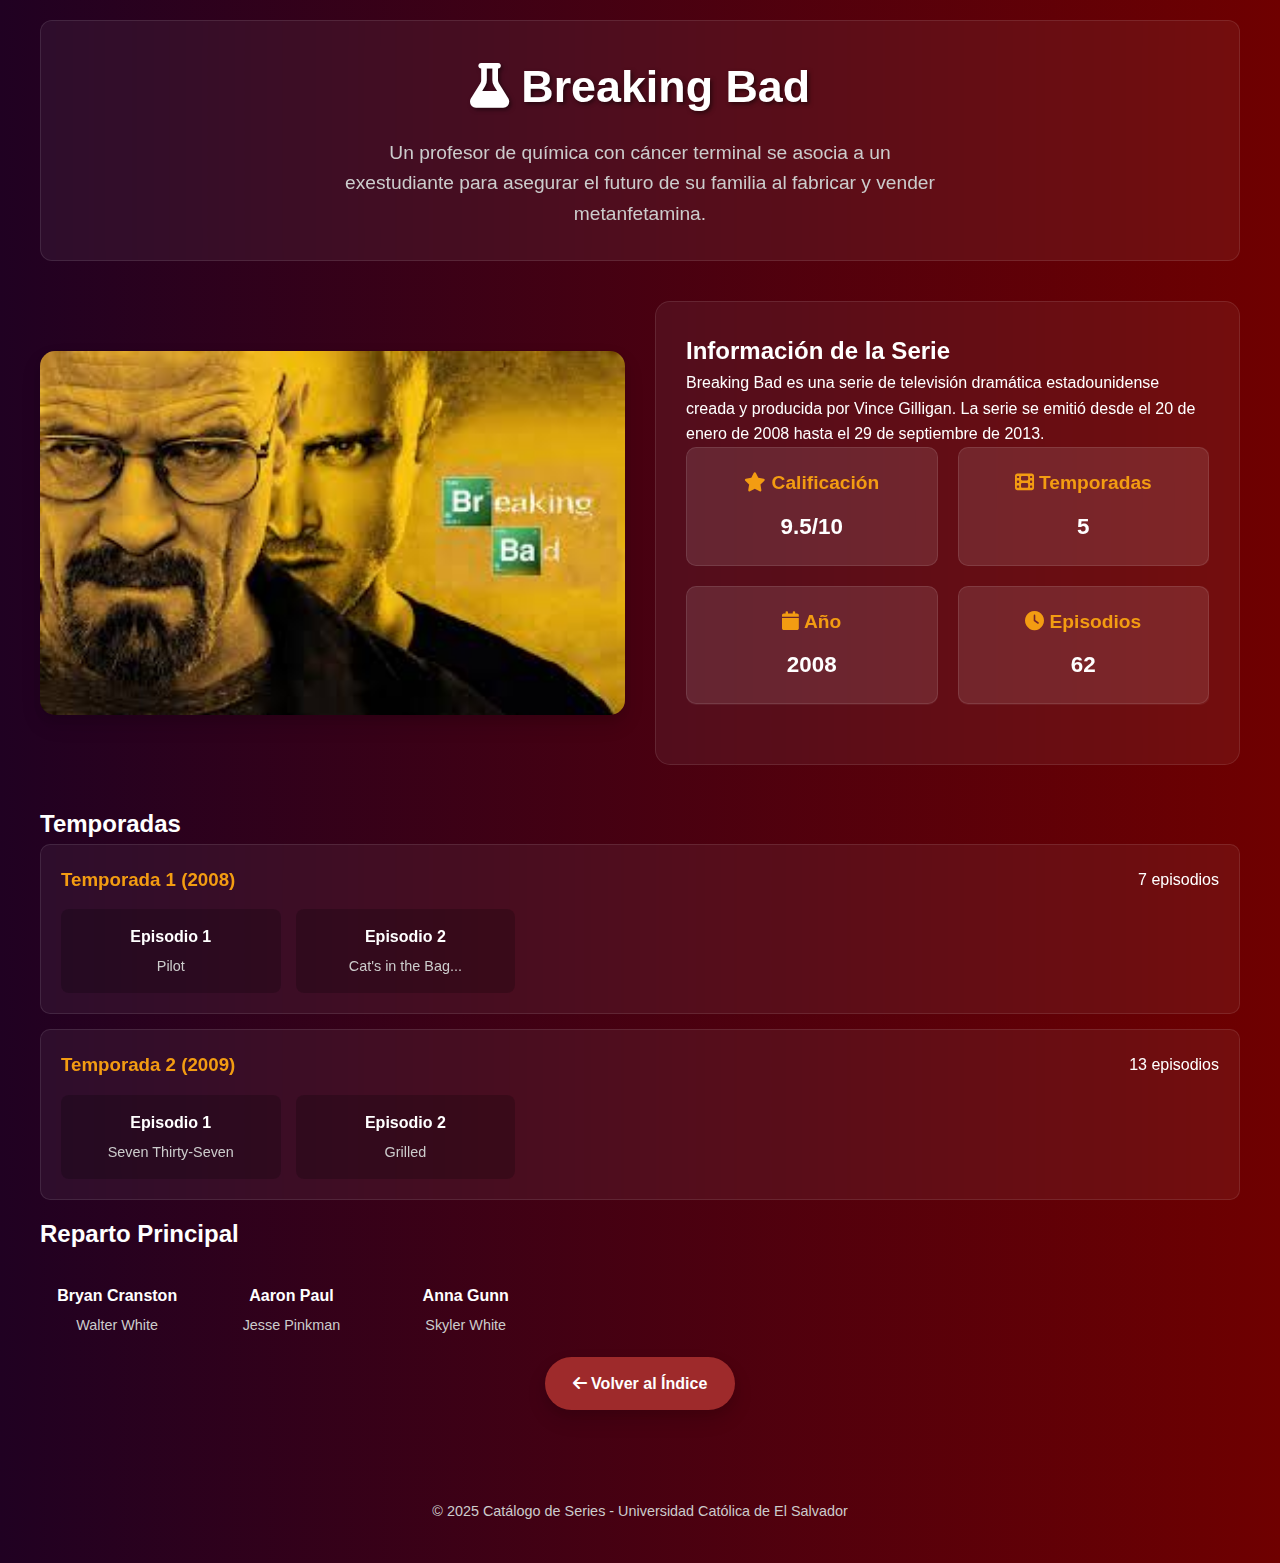
<file: paginas/breaking_bad.html>
<!DOCTYPE html>
<html lang="es">
<head>
    <meta charset="UTF-8">
    <meta name="viewport" content="width=device-width, initial-scale=1.0">
    <title>Breaking Bad - Detalles</title>
    <link rel="stylesheet" href="https://cdnjs.cloudflare.com/ajax/libs/font-awesome/6.4.0/css/all.min.css">
    <style>
        :root {
            --primary-color: #9e2a2b;
            --secondary-color: #2c3e50;
            --accent-color: #f39c12;
            --light-color: #ecf0f1;
            --dark-color: #2c3e50;
            --card-shadow: 0 10px 20px rgba(0, 0, 0, 0.12), 0 4px 8px rgba(0, 0, 0, 0.06);
            --transition: all 0.3s cubic-bezier(0.25, 0.8, 0.25, 1);
        }
        
        * {
            margin: 0;
            padding: 0;
            box-sizing: border-box;
        }
        
        body {
            font-family: 'Segoe UI', Tahoma, Geneva, Verdana, sans-serif;
            background: linear-gradient(to right, #200122, #6f0000);
            color: #fff;
            line-height: 1.6;
            min-height: 100vh;
            padding: 20px;
        }
        
        .container {
            max-width: 1200px;
            margin: 0 auto;
        }
        
        header {
            text-align: center;
            margin-bottom: 40px;
            padding: 30px;
            background: rgba(255, 255, 255, 0.05);
            border-radius: 12px;
            backdrop-filter: blur(10px);
            border: 1px solid rgba(255, 255, 255, 0.1);
        }
        
        h1 {
            color: #fff;
            font-size: 2.8rem;
            margin-bottom: 15px;
            text-shadow: 2px 2px 4px rgba(0, 0, 0, 0.5);
        }
        
        .subtitle {
            color: #ccc;
            font-size: 1.2rem;
            max-width: 600px;
            margin: 0 auto;
        }
        
        .hero {
            display: grid;
            grid-template-columns: 1fr 1fr;
            gap: 30px;
            margin-bottom: 40px;
            align-items: center;
        }
        
        .hero-image {
            border-radius: 15px;
            overflow: hidden;
            box-shadow: var(--card-shadow);
        }
        
        .hero-image img {
            width: 100%;
            height: auto;
            display: block;
        }
        
        .hero-info {
            background: rgba(255, 255, 255, 0.05);
            padding: 30px;
            border-radius: 15px;
            backdrop-filter: blur(10px);
            border: 1px solid rgba(255, 255, 255, 0.1);
        }
        
        .info-grid {
            display: grid;
            grid-template-columns: repeat(auto-fit, minmax(250px, 1fr));
            gap: 20px;
            margin-bottom: 30px;
        }
        
        .info-card {
            background: rgba(255, 255, 255, 0.05);
            padding: 20px;
            border-radius: 10px;
            text-align: center;
            backdrop-filter: blur(10px);
            border: 1px solid rgba(255, 255, 255, 0.1);
        }
        
        .info-card h3 {
            color: var(--accent-color);
            margin-bottom: 10px;
            font-size: 1.2rem;
        }
        
        .info-card p {
            color: #fff;
            font-size: 1.4rem;
            font-weight: bold;
        }
        
        .season-list {
            margin-top: 30px;
        }
        
        .season-item {
            background: rgba(255, 255, 255, 0.05);
            margin-bottom: 15px;
            padding: 20px;
            border-radius: 10px;
            backdrop-filter: blur(10px);
            border: 1px solid rgba(255, 255, 255, 0.1);
        }
        
        .season-header {
            display: flex;
            justify-content: space-between;
            align-items: center;
            margin-bottom: 15px;
        }
        
        .season-header h3 {
            color: var(--accent-color);
        }
        
        .season-content {
            display: grid;
            grid-template-columns: repeat(auto-fill, minmax(200px, 1fr));
            gap: 15px;
        }
        
        .episode-card {
            background: rgba(0, 0, 0, 0.2);
            padding: 15px;
            border-radius: 8px;
            text-align: center;
        }
        
        .episode-card h4 {
            color: #fff;
            margin-bottom: 5px;
        }
        
        .episode-card p {
            color: #ccc;
            font-size: 0.9rem;
        }
        
        .cast-grid {
            display: grid;
            grid-template-columns: repeat(auto-fill, minmax(150px, 1fr));
            gap: 20px;
            margin-top: 30px;
        }
        
        .cast-card {
            text-align: center;
        }
        
        .cast-image {
            width: 100px;
            height: 100px;
            border-radius: 50%;
            object-fit: cover;
            margin: 0 auto 10px;
            border: 3px solid var(--accent-color);
        }
        
        .cast-card h4 {
            color: #fff;
            margin-bottom: 5px;
        }
        
        .cast-card p {
            color: #ccc;
            font-size: 0.9rem;
        }
        
        .back-button {
            display: inline-block;
            padding: 14px 28px;
            background: var(--primary-color);
            color: white;
            text-decoration: none;
            border-radius: 50px;
            font-weight: bold;
            transition: var(--transition);
            box-shadow: var(--card-shadow);
            border: none;
            cursor: pointer;
            margin: 20px 0;
            text-align: center;
        }
        
        .back-button:hover {
            background: #7d2122;
            transform: translateY(-3px);
        }
        
        .footer {
            text-align: center;
            margin-top: 50px;
            color: #ccc;
            padding: 20px;
            font-size: 0.9rem;
        }
        
        @media (max-width: 768px) {
            .hero {
                grid-template-columns: 1fr;
            }
            
            h1 {
                font-size: 2.2rem;
            }
            
            .info-grid {
                grid-template-columns: 1fr;
            }
            
            .season-content {
                grid-template-columns: 1fr;
            }
            
            .cast-grid {
                grid-template-columns: repeat(2, 1fr);
            }
        }
    </style>
</head>
<body>
    <div class="container">
        <header>
            <h1><i class="fas fa-flask"></i> Breaking Bad</h1>
            <p class="subtitle">Un profesor de química con cáncer terminal se asocia a un exestudiante para asegurar el futuro de su familia al fabricar y vender metanfetamina.</p>
        </header>
        
        <div class="hero">
            <div class="hero-image">
                <img src="/media/images.jpg" alt="Breaking Bad">
            </div>
            <div class="hero-info">
                <h2>Información de la Serie</h2>
                <p>Breaking Bad es una serie de televisión dramática estadounidense creada y producida por Vince Gilligan. La serie se emitió desde el 20 de enero de 2008 hasta el 29 de septiembre de 2013.</p>
                
                <div class="info-grid">
                    <div class="info-card">
                        <h3><i class="fas fa-star"></i> Calificación</h3>
                        <p>9.5/10</p>
                    </div>
                    <div class="info-card">
                        <h3><i class="fas fa-film"></i> Temporadas</h3>
                        <p>5</p>
                    </div>
                    <div class="info-card">
                        <h3><i class="fas fa-calendar"></i> Año</h3>
                        <p>2008</p>
                    </div>
                    <div class="info-card">
                        <h3><i class="fas fa-clock"></i> Episodios</h3>
                        <p>62</p>
                    </div>
                </div>
            </div>
        </div>
        
        <div class="season-list">
            <h2>Temporadas</h2>
            
            <div class="season-item">
                <div class="season-header">
                    <h3>Temporada 1 (2008)</h3>
                    <span>7 episodios</span>
                </div>
                <div class="season-content">
                    <div class="episode-card">
                        <h4>Episodio 1</h4>
                        <p>Pilot</p>
                    </div>
                    <div class="episode-card">
                        <h4>Episodio 2</h4>
                        <p>Cat's in the Bag...</p>
                    </div>
                </div>
            </div>
            
            <div class="season-item">
                <div class="season-header">
                    <h3>Temporada 2 (2009)</h3>
                    <span>13 episodios</span>
                </div>
                <div class="season-content">
                    <div class="episode-card">
                        <h4>Episodio 1</h4>
                        <p>Seven Thirty-Seven</p>
                    </div>
                    <div class="episode-card">
                        <h4>Episodio 2</h4>
                        <p>Grilled</p>
                    </div>
                </div>
            </div>
        </div>
        
        <div class="cast">
            <h2>Reparto Principal</h2>
            <div class="cast-grid">
                <div class="cast-card">
                    <h4>Bryan Cranston</h4>
                    <p>Walter White</p>
                </div>
                <div class="cast-card">
                    <h4>Aaron Paul</h4>
                    <p>Jesse Pinkman</p>
                </div>
                <div class="cast-card">
                    <h4>Anna Gunn</h4>
                    <p>Skyler White</p>
                </div>
            </div>
        </div>
        
        <div style="text-align: center;">
            <a href="indice.html" class="back-button"><i class="fas fa-arrow-left"></i> Volver al Índice</a>
        </div>
        
        <div class="footer">
            <p>© 2025 Catálogo de Series - Universidad Católica de El Salvador</p>
        </div>
    </div>
</body>
</html>
</file>
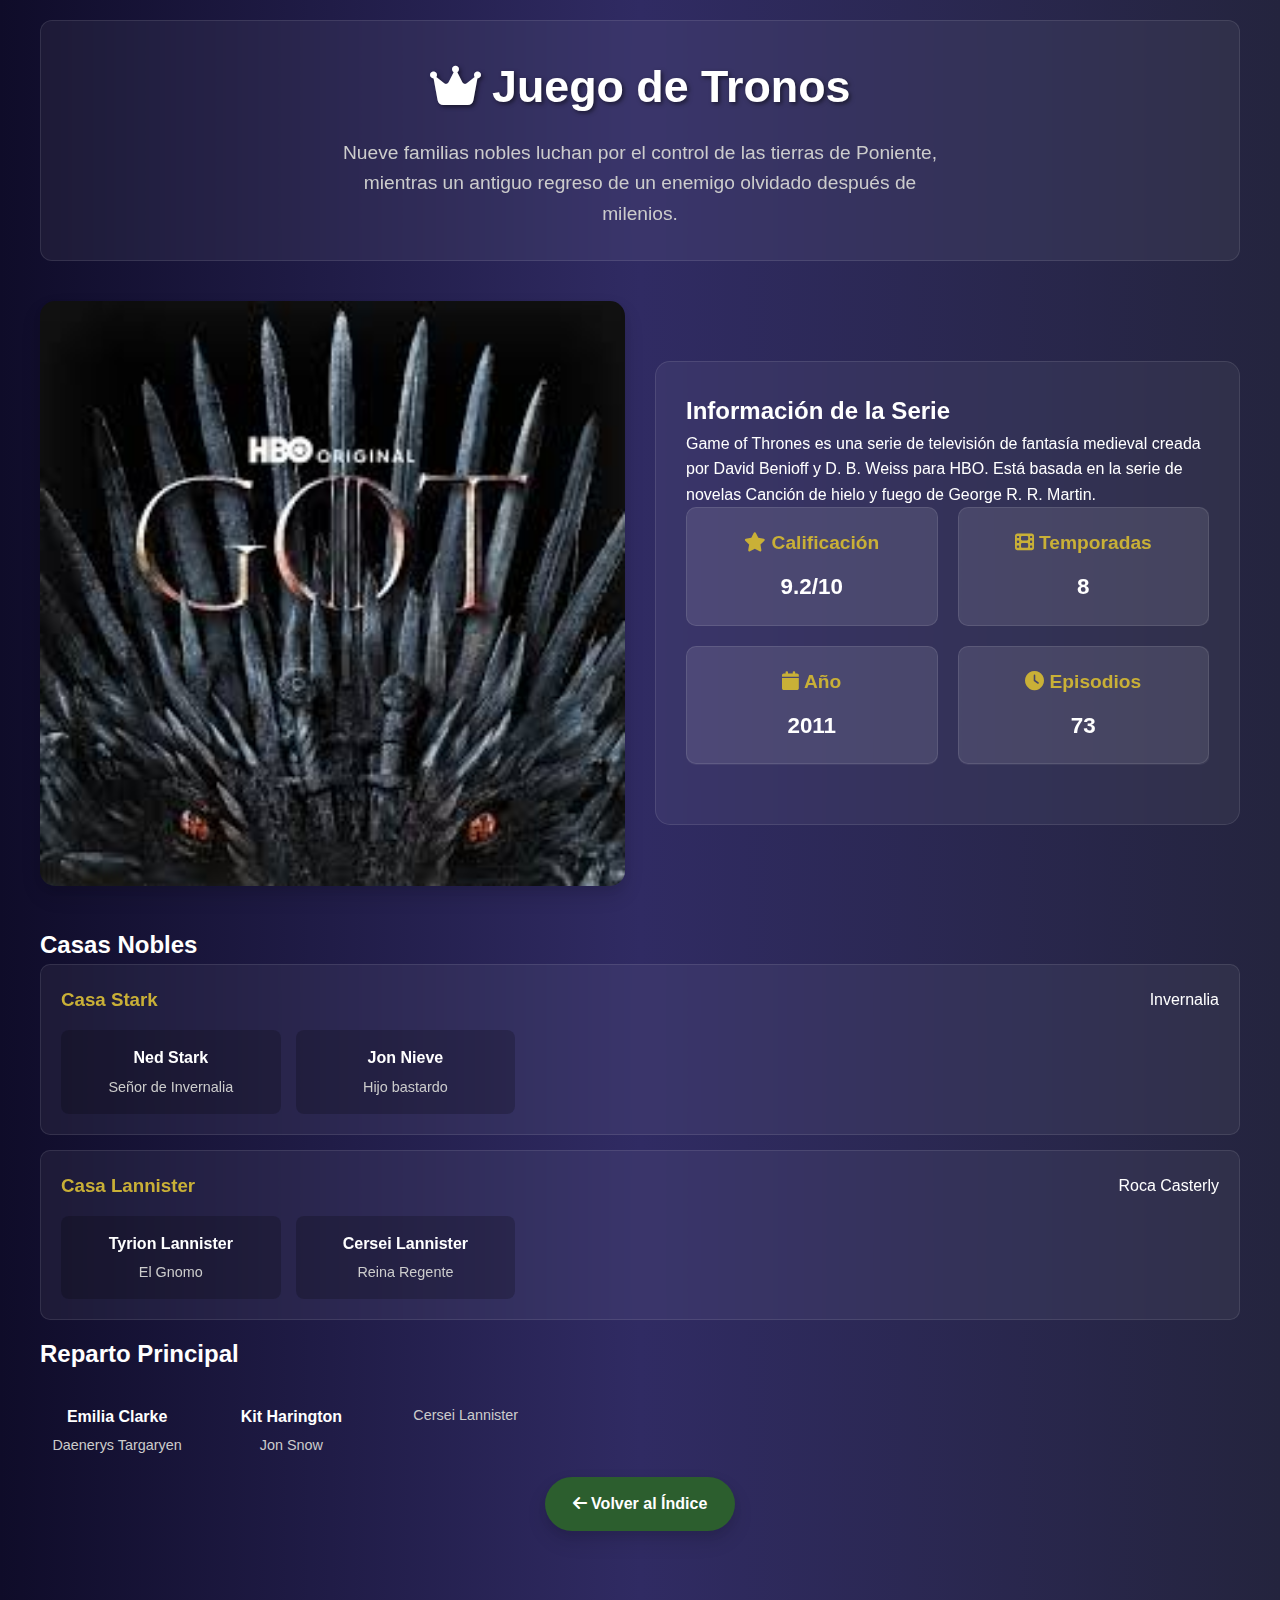
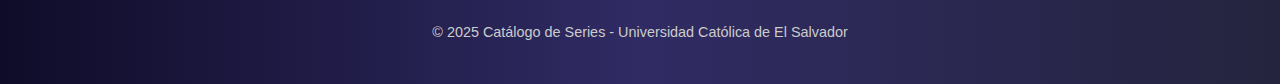
<file: paginas/game_of_thrones.html>
<!DOCTYPE html>
<html lang="es">
<head>
    <meta charset="UTF-8">
    <meta name="viewport" content="width=device-width, initial-scale=1.0">
    <title>Juego de Tronos - Detalles</title>
    <link rel="stylesheet" href="https://cdnjs.cloudflare.com/ajax/libs/font-awesome/6.4.0/css/all.min.css">
    <style>
        :root {
            --primary-color: #2c5e2e;
            --secondary-color: #2c3e50;
            --accent-color: #c9b037;
            --light-color: #ecf0f1;
            --dark-color: #2c3e50;
            --card-shadow: 0 10px 20px rgba(0, 0, 0, 0.12), 0 4px 8px rgba(0, 0, 0, 0.06);
            --transition: all 0.3s cubic-bezier(0.25, 0.8, 0.25, 1);
        }
        
        * {
            margin: 0;
            padding: 0;
            box-sizing: border-box;
        }
        
        body {
            font-family: 'Segoe UI', Tahoma, Geneva, Verdana, sans-serif;
            background: linear-gradient(to right, #0f0c29, #302b63, #24243e);
            color: #fff;
            line-height: 1.6;
            min-height: 100vh;
            padding: 20px;
        }
        
        .container {
            max-width: 1200px;
            margin: 0 auto;
        }
        
        header {
            text-align: center;
            margin-bottom: 40px;
            padding: 30px;
            background: rgba(255, 255, 255, 0.05);
            border-radius: 12px;
            backdrop-filter: blur(10px);
            border: 1px solid rgba(255, 255, 255, 0.1);
        }
        
        h1 {
            color: #fff;
            font-size: 2.8rem;
            margin-bottom: 15px;
            text-shadow: 2px 2px 4px rgba(0, 0, 0, 0.5);
        }
        
        .subtitle {
            color: #ccc;
            font-size: 1.2rem;
            max-width: 600px;
            margin: 0 auto;
        }
        
        .hero {
            display: grid;
            grid-template-columns: 1fr 1fr;
            gap: 30px;
            margin-bottom: 40px;
            align-items: center;
        }
        
        .hero-image {
            border-radius: 15px;
            overflow: hidden;
            box-shadow: var(--card-shadow);
        }
        
        .hero-image img {
            width: 100%;
            height: auto;
            display: block;
        }
        
        .hero-info {
            background: rgba(255, 255, 255, 0.05);
            padding: 30px;
            border-radius: 15px;
            backdrop-filter: blur(10px);
            border: 1px solid rgba(255, 255, 255, 0.1);
        }
        
        .info-grid {
            display: grid;
            grid-template-columns: repeat(auto-fit, minmax(250px, 1fr));
            gap: 20px;
            margin-bottom: 30px;
        }
        
        .info-card {
            background: rgba(255, 255, 255, 0.05);
            padding: 20px;
            border-radius: 10px;
            text-align: center;
            backdrop-filter: blur(10px);
            border: 1px solid rgba(255, 255, 255, 0.1);
        }
        
        .info-card h3 {
            color: var(--accent-color);
            margin-bottom: 10px;
            font-size: 1.2rem;
        }
        
        .info-card p {
            color: #fff;
            font-size: 1.4rem;
            font-weight: bold;
        }
        
        .house-list {
            margin-top: 30px;
        }
        
        .house-item {
            background: rgba(255, 255, 255, 0.05);
            margin-bottom: 15px;
            padding: 20px;
            border-radius: 10px;
            backdrop-filter: blur(10px);
            border: 1px solid rgba(255, 255, 255, 0.1);
        }
        
        .house-header {
            display: flex;
            justify-content: space-between;
            align-items: center;
            margin-bottom: 15px;
        }
        
        .house-header h3 {
            color: var(--accent-color);
        }
        
        .house-content {
            display: grid;
            grid-template-columns: repeat(auto-fill, minmax(200px, 1fr));
            gap: 15px;
        }
        
        .character-card {
            background: rgba(0, 0, 0, 0.2);
            padding: 15px;
            border-radius: 8px;
            text-align: center;
        }
        
        .character-card h4 {
            color: #fff;
            margin-bottom: 5px;
        }
        
        .character-card p {
            color: #ccc;
            font-size: 0.9rem;
        }
        
        .cast-grid {
            display: grid;
            grid-template-columns: repeat(auto-fill, minmax(150px, 1fr));
            gap: 20px;
            margin-top: 30px;
        }
        
        .cast-card {
            text-align: center;
        }
        
        .cast-image {
            width: 100px;
            height: 100px;
            border-radius: 50%;
            object-fit: cover;
            margin: 0 auto 10px;
            border: 3px solid var(--accent-color);
        }
        
        .cast-card h4 {
            color: #fff;
            margin-bottom: 5px;
        }
        
        .cast-card p {
            color: #ccc;
            font-size: 0.9rem;
        }
        
        .back-button {
            display: inline-block;
            padding: 14px 28px;
            background: var(--primary-color);
            color: white;
            text-decoration: none;
            border-radius: 50px;
            font-weight: bold;
            transition: var(--transition);
            box-shadow: var(--card-shadow);
            border: none;
            cursor: pointer;
            margin: 20px 0;
            text-align: center;
        }
        
        .back-button:hover {
            background: #214723;
            transform: translateY(-3px);
        }
        
        .footer {
            text-align: center;
            margin-top: 50px;
            color: #ccc;
            padding: 20px;
            font-size: 0.9rem;
        }
        
        @media (max-width: 768px) {
            .hero {
                grid-template-columns: 1fr;
            }
            
            h1 {
                font-size: 2.2rem;
            }
            
            .info-grid {
                grid-template-columns: 1fr;
            }
            
            .house-content {
                grid-template-columns: 1fr;
            }
            
            .cast-grid {
                grid-template-columns: repeat(2, 1fr);
            }
        }
    </style>
</head>
<body>
    <div class="container">
        <header>
            <h1><i class="fas fa-crown"></i> Juego de Tronos</h1>
            <p class="subtitle">Nueve familias nobles luchan por el control de las tierras de Poniente, mientras un antiguo regreso de un enemigo olvidado después de milenios.</p>
        </header>
        
        <div class="hero">
            <div class="hero-image">
                <img src="/media/images (1).jpg" alt="Juego de Tronos">
            </div>
            <div class="hero-info">
                <h2>Información de la Serie</h2>
                <p>Game of Thrones es una serie de televisión de fantasía medieval creada por David Benioff y D. B. Weiss para HBO. Está basada en la serie de novelas Canción de hielo y fuego de George R. R. Martin.</p>
                
                <div class="info-grid">
                    <div class="info-card">
                        <h3><i class="fas fa-star"></i> Calificación</h3>
                        <p>9.2/10</p>
                    </div>
                    <div class="info-card">
                        <h3><i class="fas fa-film"></i> Temporadas</h3>
                        <p>8</p>
                    </div>
                    <div class="info-card">
                        <h3><i class="fas fa-calendar"></i> Año</h3>
                        <p>2011</p>
                    </div>
                    <div class="info-card">
                        <h3><i class="fas fa-clock"></i> Episodios</h3>
                        <p>73</p>
                    </div>
                </div>
            </div>
        </div>
        
        <div class="house-list">
            <h2>Casas Nobles</h2>
            
            <div class="house-item">
                <div class="house-header">
                    <h3>Casa Stark</h3>
                    <span>Invernalia</span>
                </div>
                <div class="house-content">
                    <div class="character-card">
                        <h4>Ned Stark</h4>
                        <p>Señor de Invernalia</p>
                    </div>
                    <div class="character-card">
                        <h4>Jon Nieve</h4>
                        <p>Hijo bastardo</p>
                    </div>
                </div>
            </div>
            
            <div class="house-item">
                <div class="house-header">
                    <h3>Casa Lannister</h3>
                    <span>Roca Casterly</span>
                </div>
                <div class="house-content">
                    <div class="character-card">
                        <h4>Tyrion Lannister</h4>
                        <p>El Gnomo</p>
                    </div>
                    <div class="character-card">
                        <h4>Cersei Lannister</h4>
                        <p>Reina Regente</p>
                    </div>
                </div>
            </div>
        </div>
        
        <div class="cast">
            <h2>Reparto Principal</h2>
            <div class="cast-grid">
                <div class="cast-card">
                    <h4>Emilia Clarke</h4>
                    <p>Daenerys Targaryen</p>
                </div>
                <div class="cast-card">
                    <h4>Kit Harington</h4>
                    <p>Jon Snow</p>
                </div>
                <div class="cast-card">
                    <p>Cersei Lannister</p>
                </div>
            </div>
        </div>
        
        <div style="text-align: center;">
            <a href="indice.html" class="back-button"><i class="fas fa-arrow-left"></i> Volver al Índice</a>
        </div>
        
        <div class="footer">
            <p>© 2025 Catálogo de Series - Universidad Católica de El Salvador</p>
        </div>
    </div>
</body>
</html>
</file>
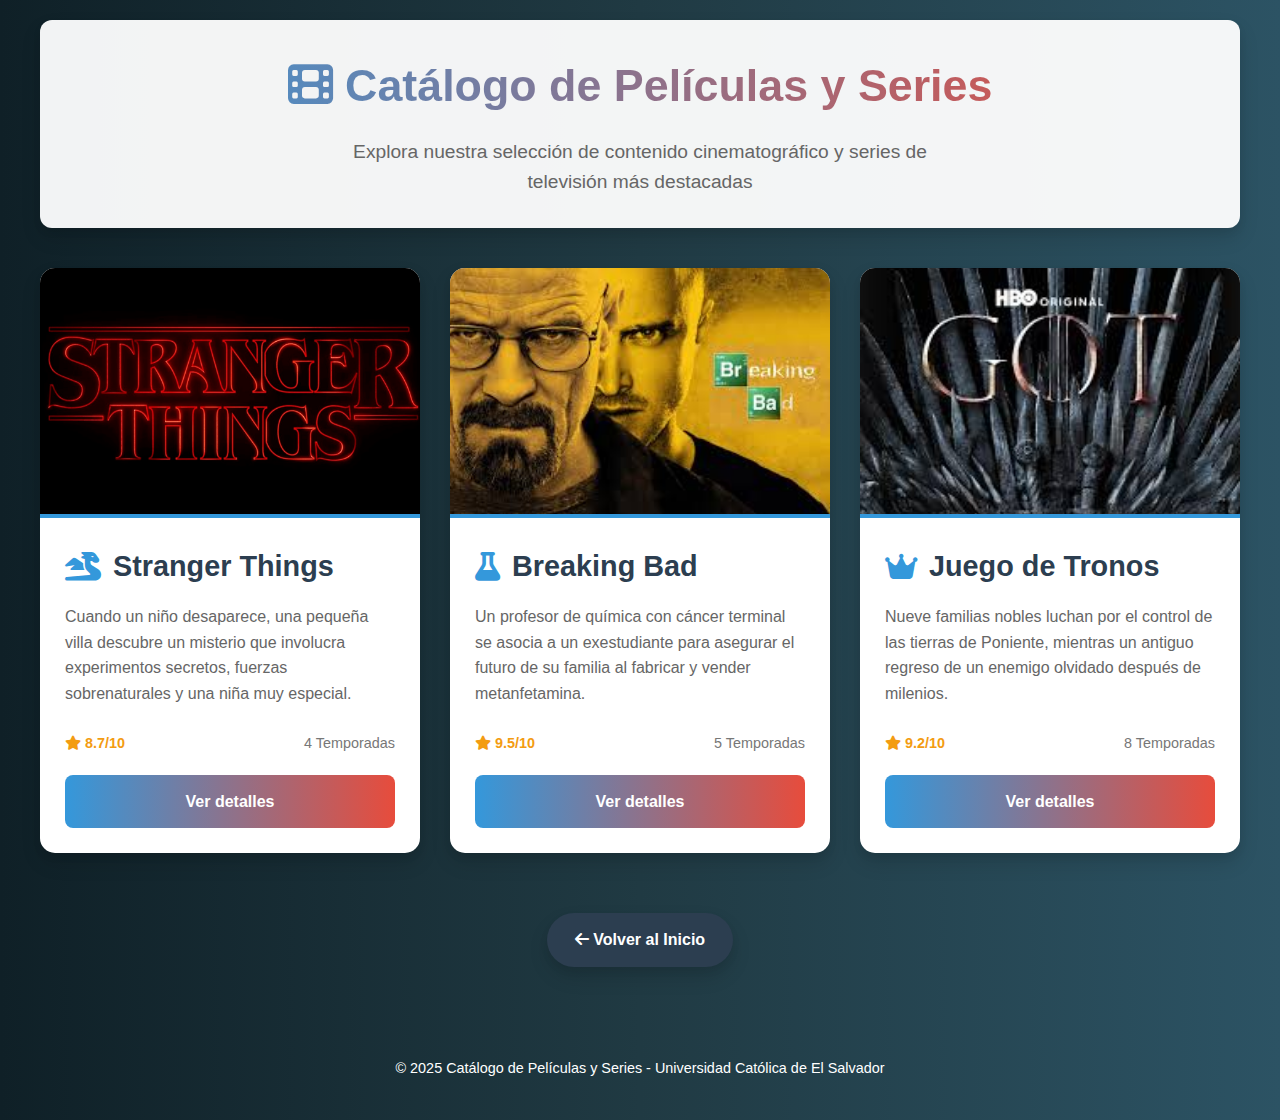
<file: paginas/indice.html>
<!DOCTYPE html>
<html lang="es">
<head>
    <meta charset="UTF-8">
    <meta name="viewport" content="width=device-width, initial-scale=1.0">
    <title>Índice de Películas y Series</title>
    <link rel="stylesheet" href="https://cdnjs.cloudflare.com/ajax/libs/font-awesome/6.4.0/css/all.min.css">
    <style>
        :root {
            --primary-color: #3498db;
            --secondary-color: #2c3e50;
            --accent-color: #e74c3c;
            --light-color: #ecf0f1;
            --dark-color: #2c3e50;
            --card-shadow: 0 10px 20px rgba(0, 0, 0, 0.12), 0 4px 8px rgba(0, 0, 0, 0.06);
            --transition: all 0.3s cubic-bezier(0.25, 0.8, 0.25, 1);
        }
        
        * {
            margin: 0;
            padding: 0;
            box-sizing: border-box;
        }
        
        body {
            font-family: 'Segoe UI', Tahoma, Geneva, Verdana, sans-serif;
            background: linear-gradient(to right, #0f2027, #203a43, #2c5364);
            color: #333;
            line-height: 1.6;
            min-height: 100vh;
            padding: 20px;
        }
        
        .container {
            max-width: 1200px;
            margin: 0 auto;
        }
        
        header {
            text-align: center;
            margin-bottom: 40px;
            padding: 30px;
            background: rgba(255, 255, 255, 0.95);
            border-radius: 12px;
            box-shadow: var(--card-shadow);
        }
        
        h1 {
            color: var(--secondary-color);
            font-size: 2.8rem;
            margin-bottom: 15px;
            background: linear-gradient(to right, var(--primary-color), var(--accent-color));
            -webkit-background-clip: text;
            -webkit-text-fill-color: transparent;
        }
        
        .subtitle {
            color: #666;
            font-size: 1.2rem;
            max-width: 600px;
            margin: 0 auto;
        }
        
        .media-grid {
            display: grid;
            grid-template-columns: repeat(auto-fit, minmax(350px, 1fr));
            gap: 30px;
            margin-bottom: 40px;
        }
        
        .media-card {
            background: white;
            border-radius: 15px;
            overflow: hidden;
            box-shadow: var(--card-shadow);
            transition: var(--transition);
            display: flex;
            flex-direction: column;
        }
        
        .media-card:hover {
            transform: translateY(-10px);
            box-shadow: 0 15px 30px rgba(0, 0, 0, 0.2);
        }
        
        .media-image {
            width: 100%;
            height: 250px;
            object-fit: cover;
            border-bottom: 4px solid var(--primary-color);
        }
        
        .media-content {
            padding: 25px;
            flex-grow: 1;
            display: flex;
            flex-direction: column;
        }
        
        .media-title {
            font-size: 1.8rem;
            color: var(--secondary-color);
            margin-bottom: 15px;
            display: flex;
            align-items: center;
        }
        
        .media-title i {
            margin-right: 12px;
            color: var(--primary-color);
        }
        
        .media-description {
            color: #666;
            margin-bottom: 25px;
            line-height: 1.6;
            flex-grow: 1;
        }
        
        .media-meta {
            display: flex;
            justify-content: space-between;
            margin-bottom: 20px;
            color: #777;
            font-size: 0.9rem;
        }
        
        .rating {
            color: #f39c12;
            font-weight: bold;
        }
        
        .media-link {
            display: block;
            text-align: center;
            padding: 14px;
            background: linear-gradient(to right, var(--primary-color), var(--accent-color));
            color: white;
            text-decoration: none;
            border-radius: 8px;
            font-weight: 600;
            transition: var(--transition);
            margin-top: auto;
        }
        
        .media-link:hover {
            opacity: 0.9;
            transform: scale(1.02);
        }
        
        .back-button {
            display: inline-block;
            padding: 14px 28px;
            background: var(--secondary-color);
            color: white;
            text-decoration: none;
            border-radius: 50px;
            font-weight: bold;
            transition: var(--transition);
            box-shadow: var(--card-shadow);
            border: none;
            cursor: pointer;
            margin: 20px 0;
            text-align: center;
        }
        
        .back-button:hover {
            background: var(--dark-color);
            transform: translateY(-3px);
        }
        
        .footer {
            text-align: center;
            margin-top: 50px;
            color: white;
            padding: 20px;
            font-size: 0.9rem;
        }
        
        @media (max-width: 768px) {
            .media-grid {
                grid-template-columns: 1fr;
            }
            
            h1 {
                font-size: 2.2rem;
            }
            
            .media-card {
                max-width: 400px;
                margin: 0 auto;
            }
        }
    </style>
</head>
<body>
    <div class="container">
        <header>
            <h1><i class="fas fa-film"></i> Catálogo de Películas y Series</h1>
            <p class="subtitle">Explora nuestra selección de contenido cinematográfico y series de televisión más destacadas</p>
        </header>
        
        <div class="media-grid">
            <div class="media-card">
                <img src="/media/Stranger_Things_logo.png" alt="Stranger Things" class="media-image">
                <div class="media-content">
                    <h3 class="media-title"><i class="fas fa-dragon"></i> Stranger Things</h3>
                    <p class="media-description">Cuando un niño desaparece, una pequeña villa descubre un misterio que involucra experimentos secretos, fuerzas sobrenaturales y una niña muy especial.</p>
                    <div class="media-meta">
                        <span class="rating"><i class="fas fa-star"></i> 8.7/10</span>
                        <span>4 Temporadas</span>
                    </div>
                    <a href="stranger_things.html" class="media-link">Ver detalles</a>
                </div>
            </div>
            
            <div class="media-card">
                <img src="/media/images.jpg" alt="Breaking Bad" class="media-image">
                <div class="media-content">
                    <h3 class="media-title"><i class="fas fa-flask"></i> Breaking Bad</h3>
                    <p class="media-description">Un profesor de química con cáncer terminal se asocia a un exestudiante para asegurar el futuro de su familia al fabricar y vender metanfetamina.</p>
                    <div class="media-meta">
                        <span class="rating"><i class="fas fa-star"></i> 9.5/10</span>
                        <span>5 Temporadas</span>
                    </div>
                    <a href="breaking_bad.html" class="media-link">Ver detalles</a>
                </div>
            </div>
            
            <div class="media-card">
                <img src="/media/images (1).jpg" alt="Game of Thrones" class="media-image">
                <div class="media-content">
                    <h3 class="media-title"><i class="fas fa-crown"></i> Juego de Tronos</h3>
                    <p class="media-description">Nueve familias nobles luchan por el control de las tierras de Poniente, mientras un antiguo regreso de un enemigo olvidado después de milenios.</p>
                    <div class="media-meta">
                        <span class="rating"><i class="fas fa-star"></i> 9.2/10</span>
                        <span>8 Temporadas</span>
                    </div>
                    <a href="game_of_thrones.html" class="media-link">Ver detalles</a>
                </div>
            </div>
        </div>
        
        <div style="text-align: center;">
            <a href="/index.html" class="back-button"><i class="fas fa-arrow-left"></i> Volver al Inicio</a>
        </div>
        
        <div class="footer">
            <p>© 2025 Catálogo de Películas y Series - Universidad Católica de El Salvador</p>
        </div>
    </div>
</body>
</html>
</file>
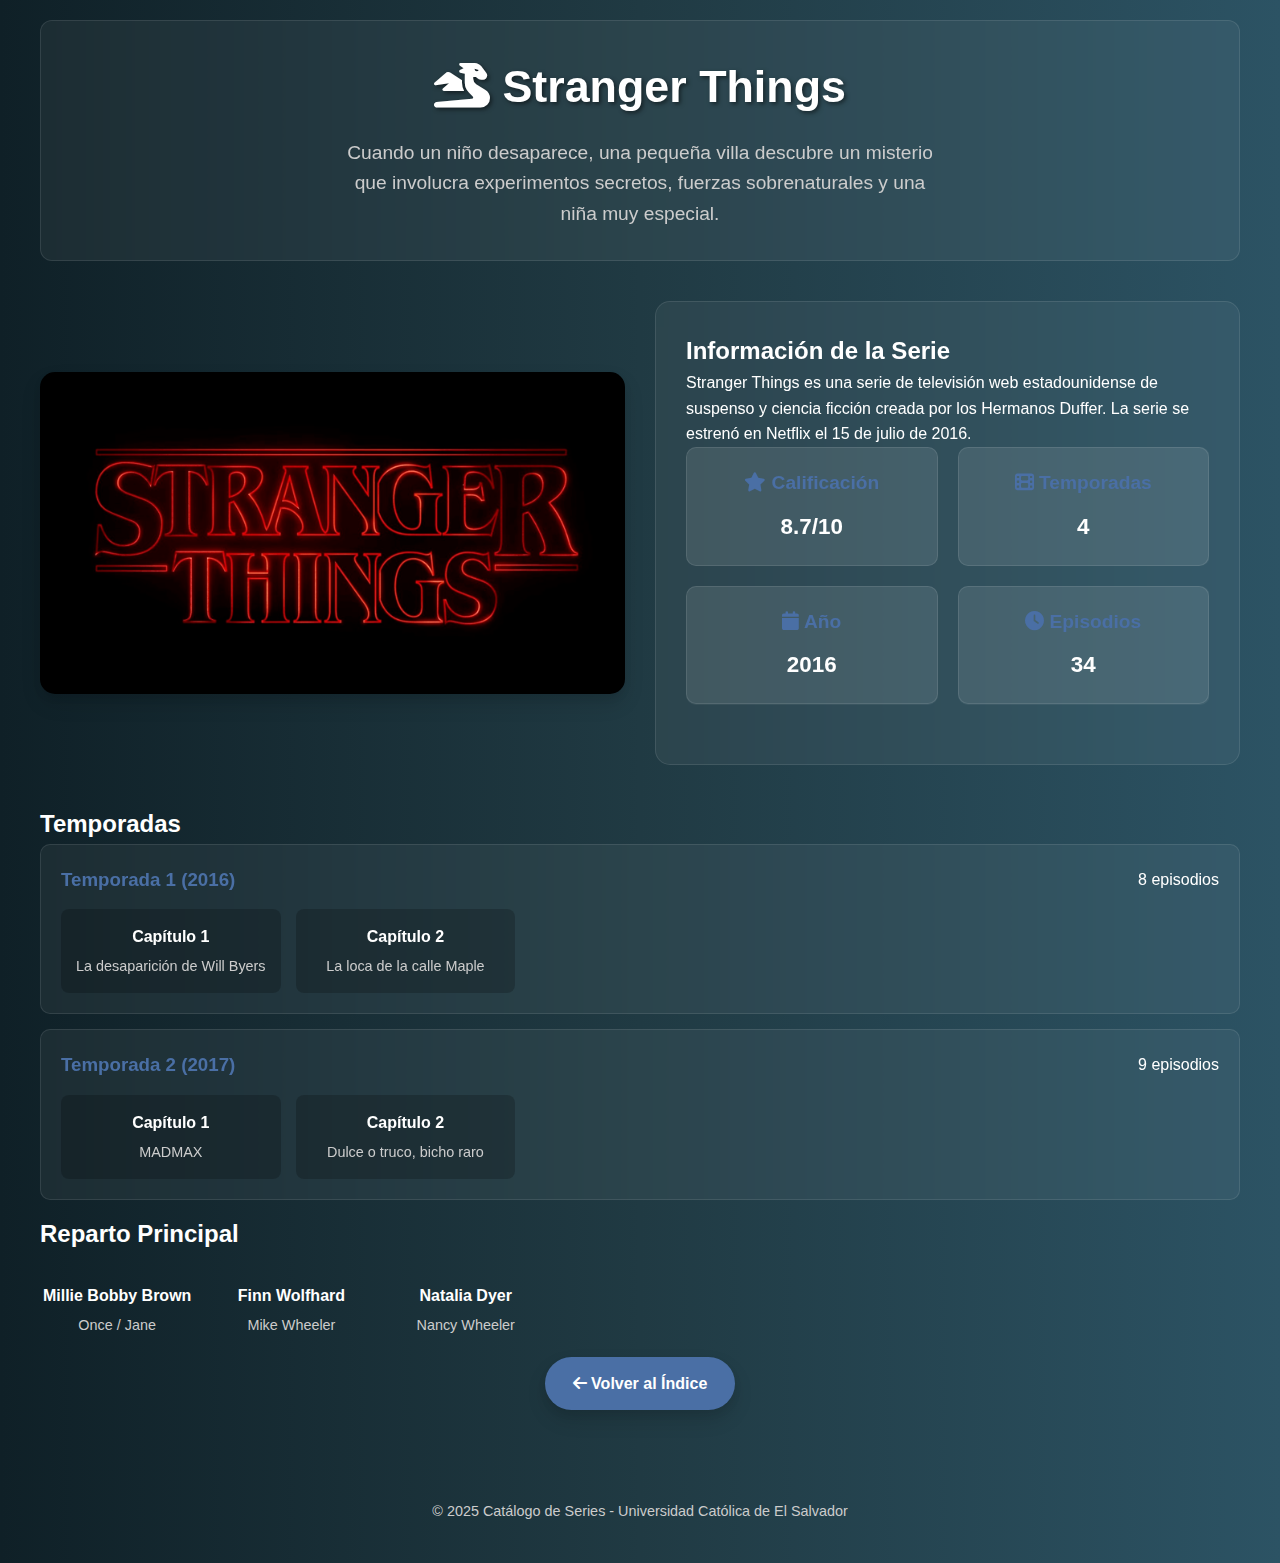
<file: paginas/stranger_things.html>
<!DOCTYPE html>
<html lang="es">
<head>
    <meta charset="UTF-8">
    <meta name="viewport" content="width=device-width, initial-scale=1.0">
    <title>Stranger Things - Detalles</title>
    <link rel="stylesheet" href="https://cdnjs.cloudflare.com/ajax/libs/font-awesome/6.4.0/css/all.min.css">
    <style>
        :root {
            --primary-color: #4a6fa5;
            --secondary-color: #2c3e50;
            --accent-color: #e74c3c;
            --light-color: #ecf0f1;
            --dark-color: #2c3e50;
            --card-shadow: 0 10px 20px rgba(0, 0, 0, 0.12), 0 4px 8px rgba(0, 0, 0, 0.06);
            --transition: all 0.3s cubic-bezier(0.25, 0.8, 0.25, 1);
        }
        
        * {
            margin: 0;
            padding: 0;
            box-sizing: border-box;
        }
        
        body {
            font-family: 'Segoe UI', Tahoma, Geneva, Verdana, sans-serif;
            background: linear-gradient(to right, #0f2027, #203a43, #2c5364);
            color: #fff;
            line-height: 1.6;
            min-height: 100vh;
            padding: 20px;
        }
        
        .container {
            max-width: 1200px;
            margin: 0 auto;
        }
        
        header {
            text-align: center;
            margin-bottom: 40px;
            padding: 30px;
            background: rgba(255, 255, 255, 0.05);
            border-radius: 12px;
            backdrop-filter: blur(10px);
            border: 1px solid rgba(255, 255, 255, 0.1);
        }
        
        h1 {
            color: #fff;
            font-size: 2.8rem;
            margin-bottom: 15px;
            text-shadow: 2px 2px 4px rgba(0, 0, 0, 0.5);
        }
        
        .subtitle {
            color: #ccc;
            font-size: 1.2rem;
            max-width: 600px;
            margin: 0 auto;
        }
        
        .hero {
            display: grid;
            grid-template-columns: 1fr 1fr;
            gap: 30px;
            margin-bottom: 40px;
            align-items: center;
        }
        
        .hero-image {
            border-radius: 15px;
            overflow: hidden;
            box-shadow: var(--card-shadow);
        }
        
        .hero-image img {
            width: 100%;
            height: auto;
            display: block;
        }
        
        .hero-info {
            background: rgba(255, 255, 255, 0.05);
            padding: 30px;
            border-radius: 15px;
            backdrop-filter: blur(10px);
            border: 1px solid rgba(255, 255, 255, 0.1);
        }
        
        .info-grid {
            display: grid;
            grid-template-columns: repeat(auto-fit, minmax(250px, 1fr));
            gap: 20px;
            margin-bottom: 30px;
        }
        
        .info-card {
            background: rgba(255, 255, 255, 0.05);
            padding: 20px;
            border-radius: 10px;
            text-align: center;
            backdrop-filter: blur(10px);
            border: 1px solid rgba(255, 255, 255, 0.1);
        }
        
        .info-card h3 {
            color: var(--primary-color);
            margin-bottom: 10px;
            font-size: 1.2rem;
        }
        
        .info-card p {
            color: #fff;
            font-size: 1.4rem;
            font-weight: bold;
        }
        
        .season-list {
            margin-top: 30px;
        }
        
        .season-item {
            background: rgba(255, 255, 255, 0.05);
            margin-bottom: 15px;
            padding: 20px;
            border-radius: 10px;
            backdrop-filter: blur(10px);
            border: 1px solid rgba(255, 255, 255, 0.1);
        }
        
        .season-header {
            display: flex;
            justify-content: space-between;
            align-items: center;
            margin-bottom: 15px;
            cursor: pointer;
        }
        
        .season-header h3 {
            color: var(--primary-color);
        }
        
        .season-content {
            display: grid;
            grid-template-columns: repeat(auto-fill, minmax(200px, 1fr));
            gap: 15px;
        }
        
        .episode-card {
            background: rgba(0, 0, 0, 0.2);
            padding: 15px;
            border-radius: 8px;
            text-align: center;
        }
        
        .episode-card h4 {
            color: #fff;
            margin-bottom: 5px;
        }
        
        .episode-card p {
            color: #ccc;
            font-size: 0.9rem;
        }
        
        .cast-grid {
            display: grid;
            grid-template-columns: repeat(auto-fill, minmax(150px, 1fr));
            gap: 20px;
            margin-top: 30px;
        }
        
        .cast-card {
            text-align: center;
        }
        
        .cast-image {
            width: 100px;
            height: 100px;
            border-radius: 50%;
            object-fit: cover;
            margin: 0 auto 10px;
            border: 3px solid var(--primary-color);
        }
        
        .cast-card h4 {
            color: #fff;
            margin-bottom: 5px;
        }
        
        .cast-card p {
            color: #ccc;
            font-size: 0.9rem;
        }
        
        .back-button {
            display: inline-block;
            padding: 14px 28px;
            background: var(--primary-color);
            color: white;
            text-decoration: none;
            border-radius: 50px;
            font-weight: bold;
            transition: var(--transition);
            box-shadow: var(--card-shadow);
            border: none;
            cursor: pointer;
            margin: 20px 0;
            text-align: center;
        }
        
        .back-button:hover {
            background: #3a5a84;
            transform: translateY(-3px);
        }
        
        .footer {
            text-align: center;
            margin-top: 50px;
            color: #ccc;
            padding: 20px;
            font-size: 0.9rem;
        }
        
        @media (max-width: 768px) {
            .hero {
                grid-template-columns: 1fr;
            }
            
            h1 {
                font-size: 2.2rem;
            }
            
            .info-grid {
                grid-template-columns: 1fr;
            }
            
            .season-content {
                grid-template-columns: 1fr;
            }
            
            .cast-grid {
                grid-template-columns: repeat(2, 1fr);
            }
        }
    </style>
</head>
<body>
    <div class="container">
        <header>
            <h1><i class="fas fa-dragon"></i> Stranger Things</h1>
            <p class="subtitle">Cuando un niño desaparece, una pequeña villa descubre un misterio que involucra experimentos secretos, fuerzas sobrenaturales y una niña muy especial.</p>
        </header>
        
        <div class="hero">
            <div class="hero-image">
                <img src="/media/Stranger_Things_logo.png" alt="Stranger Things">
            </div>
            <div class="hero-info">
                <h2>Información de la Serie</h2>
                <p>Stranger Things es una serie de televisión web estadounidense de suspenso y ciencia ficción creada por los Hermanos Duffer. La serie se estrenó en Netflix el 15 de julio de 2016.</p>
                
                <div class="info-grid">
                    <div class="info-card">
                        <h3><i class="fas fa-star"></i> Calificación</h3>
                        <p>8.7/10</p>
                    </div>
                    <div class="info-card">
                        <h3><i class="fas fa-film"></i> Temporadas</h3>
                        <p>4</p>
                    </div>
                    <div class="info-card">
                        <h3><i class="fas fa-calendar"></i> Año</h3>
                        <p>2016</p>
                    </div>
                    <div class="info-card">
                        <h3><i class="fas fa-clock"></i> Episodios</h3>
                        <p>34</p>
                    </div>
                </div>
            </div>
        </div>
        
        <div class="season-list">
            <h2>Temporadas</h2>
            
            <div class="season-item">
                <div class="season-header">
                    <h3>Temporada 1 (2016)</h3>
                    <span>8 episodios</span>
                </div>
                <div class="season-content">
                    <div class="episode-card">
                        <h4>Capítulo 1</h4>
                        <p>La desaparición de Will Byers</p>
                    </div>
                    <div class="episode-card">
                        <h4>Capítulo 2</h4>
                        <p>La loca de la calle Maple</p>
                    </div>
                    <!-- Más episodios... -->
                </div>
            </div>
            
            <div class="season-item">
                <div class="season-header">
                    <h3>Temporada 2 (2017)</h3>
                    <span>9 episodios</span>
                </div>
                <div class="season-content">
                    <div class="episode-card">
                        <h4>Capítulo 1</h4>
                        <p>MADMAX</p>
                    </div>
                    <div class="episode-card">
                        <h4>Capítulo 2</h4>
                        <p>Dulce o truco, bicho raro</p>
                    </div>
                </div>
            </div>
        </div>
        
        <div class="cast">
            <h2>Reparto Principal</h2>
            <div class="cast-grid">
                <div class="cast-card">
                    <h4>Millie Bobby Brown</h4>
                    <p>Once / Jane</p>
                </div>
                <div class="cast-card">
                    <h4>Finn Wolfhard</h4>
                    <p>Mike Wheeler</p>
                </div>
                <div class="cast-card">
                    <h4>Natalia Dyer</h4>
                    <p>Nancy Wheeler</p>
                </div>
            </div>
        </div>
        
        <div style="text-align: center;">
            <a href="indice.html" class="back-button"><i class="fas fa-arrow-left"></i> Volver al Índice</a>
        </div>
        
        <div class="footer">
            <p>© 2025 Catálogo de Series - Universidad Católica de El Salvador</p>
        </div>
    </div>
</body>
</html>
</file>
